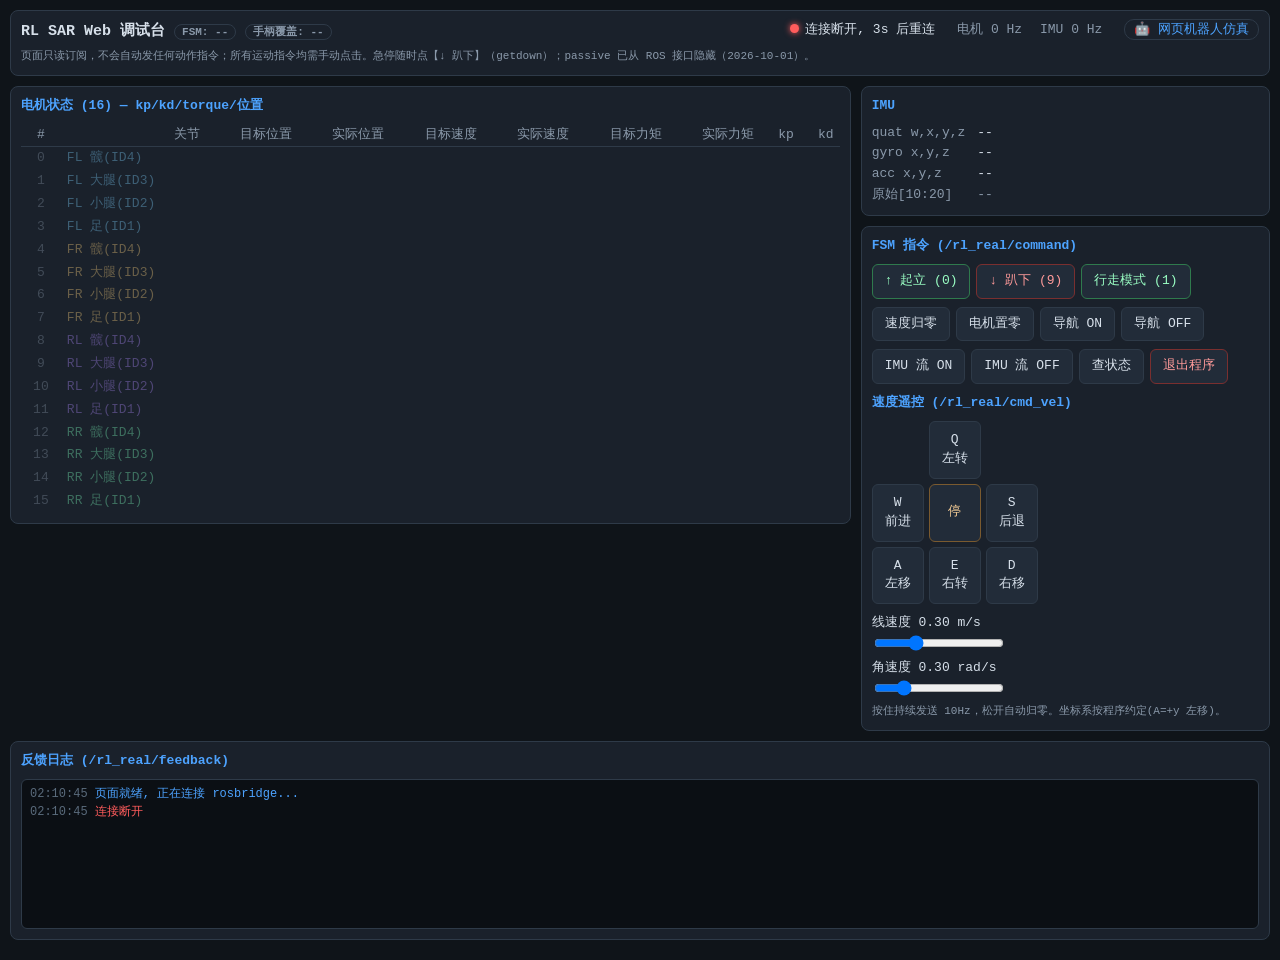
<file: console.html>
<!DOCTYPE html>
<html lang="zh-CN">
<head>
<meta charset="UTF-8">
<meta name="viewport" content="width=device-width, initial-scale=1.0">
<title>RL SAR Web 调试台</title>
<style>
  :root{
    --bg:#0f1419; --panel:#1a212b; --panel2:#222c39; --line:#2e3a48;
    --txt:#d7e0ea; --dim:#8a99aa; --accent:#4da3ff; --green:#3ddc84;
    --red:#ff5c5c; --orange:#ffb454; --yellow:#ffe066;
  }
  *{box-sizing:border-box}
  body{margin:0;background:var(--bg);color:var(--txt);
    font:13px/1.45 "SF Mono","Consolas","Microsoft YaHei",monospace;padding:10px}
  h1{font-size:15px;margin:0}
  .row{display:flex;gap:10px;flex-wrap:wrap;align-items:flex-start}
  .panel{background:var(--panel);border:1px solid var(--line);border-radius:8px;padding:10px;margin-bottom:10px}
  .panel h2{font-size:13px;margin:0 0 8px;color:var(--accent)}
  .dot{display:inline-block;width:9px;height:9px;border-radius:50%;background:#666;margin-right:6px}
  .dot.ok{background:var(--green);box-shadow:0 0 6px var(--green)}
  .dot.bad{background:var(--red);box-shadow:0 0 6px var(--red)}
  table{border-collapse:collapse;width:100%}
  th,td{padding:2px 6px;text-align:right;white-space:nowrap}
  th{color:var(--dim);font-weight:normal;border-bottom:1px solid var(--line)}
  td.idx,th.idx{text-align:center;color:var(--dim)}
  tr.leg-FL td.name{color:#7fd3ff} tr.leg-FR td.name{color:#ffd47f}
  tr.leg-RL td.name{color:#b08bff} tr.leg-RR td.name{color:#7fffbf}
  td.name{text-align:left}
  .stale{opacity:.35}
  button{background:var(--panel2);color:var(--txt);border:1px solid var(--line);
    border-radius:6px;padding:7px 12px;cursor:pointer;font:inherit;user-select:none}
  button:hover{border-color:var(--accent)}
  button:active{transform:translateY(1px)}
  button:disabled{opacity:.4;cursor:not-allowed}
  button.danger{border-color:#7a2f2f;color:#ff9a9a}
  button.danger:hover{background:#3a1f1f}
  button.go{border-color:#2f7a4d;color:#9affc4}
  button.go:hover{background:#163425}
  button.warn{border-color:#7a5a2f;color:#ffd49a}
  button.hold{background:#2c3f55;border-color:var(--accent)}
  .btns{display:flex;gap:6px;flex-wrap:wrap;margin-bottom:8px}
  .kv{display:grid;grid-template-columns:auto 1fr;gap:2px 12px}
  .kv .k{color:var(--dim)}
  .log{background:#0b0f14;border:1px solid var(--line);border-radius:6px;height:150px;
    overflow-y:auto;padding:6px 8px;font-size:12px}
  .log .t{color:#5a6b7c}
  .log .ok{color:var(--green)} .log .err{color:var(--red)}
  .log .info{color:var(--accent)} .log .warn{color:var(--orange)}
  input[type=range]{width:130px;vertical-align:middle}
  .hint{color:var(--dim);font-size:11px;margin-top:6px}
  .badge{font-size:11px;padding:1px 7px;border-radius:10px;border:1px solid var(--line);color:var(--dim)}
  .pad{display:grid;grid-template-columns:repeat(3,52px);grid-gap:5px;width:max-content}
  .pad button{padding:9px 0;text-align:center}
  .pad .empty{visibility:hidden}
</style>
</head>
<body>

<div class="panel">
  <div class="row" style="justify-content:space-between">
    <h1>RL SAR Web 调试台 <span class="badge" id="fsm">FSM: --</span>
      <span class="badge" id="override">手柄覆盖: --</span></h1>
    <div><span class="dot" id="wsdot"></span><span id="wsstate">未连接</span>
      <span style="color:var(--dim);margin-left:14px">电机 <span id="mrate">--</span> Hz</span>
      <span style="color:var(--dim);margin-left:10px">IMU <span id="irate">--</span> Hz</span>
      <a href="/" target="_blank"
         style="color:var(--accent);margin-left:14px;text-decoration:none;border:1px solid var(--line);padding:2px 9px;border-radius:10px">🤖 网页机器人仿真</a></div>
  </div>
  <div class="hint">页面只读订阅，不会自动发任何动作指令；所有运动指令均需手动点击。急停随时点【↓ 趴下】（getdown）；passive 已从 ROS 接口隐藏（2026-10-01）。</div>
</div>

<div class="row">
  <div class="panel" style="flex:2;min-width:560px">
    <h2>电机状态 (16) — kp/kd/torque/位置</h2>
    <table id="mtab">
      <thead><tr>
        <th class="idx">#</th><th>关节</th>
        <th>目标位置</th><th>实际位置</th>
        <th>目标速度</th><th>实际速度</th>
        <th>目标力矩</th><th>实际力矩</th>
        <th>kp</th><th>kd</th>
      </tr></thead>
      <tbody></tbody>
    </table>
  </div>

  <div style="flex:1;min-width:280px">
    <div class="panel">
      <h2>IMU</h2>
      <div class="kv">
        <span class="k">quat w,x,y,z</span><span id="quat">--</span>
        <span class="k">gyro x,y,z</span><span id="gyro">--</span>
        <span class="k">acc x,y,z</span><span id="acc">--</span>
        <span class="k">原始[10:20]</span><span id="imuextra" style="color:var(--dim)">--</span>
      </div>
    </div>

    <div class="panel">
      <h2>FSM 指令 (/rl_real/command)</h2>
      <div class="btns">
        <button class="go" data-cmd="getup">↑ 起立 (0)</button>
        <button class="danger" data-cmd="getdown">↓ 趴下 (9)</button>
        <button class="go" data-cmd="locomotion">行走模式 (1)</button>
      </div>
      <div class="btns">
        <button data-cmd="vel_stop">速度归零</button>
        <button data-cmd="zero">电机置零</button>
        <button data-cmd="nav_on">导航 ON</button>
        <button data-cmd="nav_off">导航 OFF</button>
      </div>
      <div class="btns">
        <button data-cmd="imu_on">IMU 流 ON</button>
        <button data-cmd="imu_off">IMU 流 OFF</button>
        <button data-cmd="status">查状态</button>
        <button class="danger" data-cmd="quit">退出程序</button>
      </div>

      <h2 style="margin-top:10px">速度遥控 (/rl_real/cmd_vel)</h2>
      <div class="row">
        <div class="pad">
          <span class="empty"></span><button data-vel="yaw+">Q<br>左转</button><span class="empty"></span>
          <button data-vel="y+" id="vw">W<br>前进</button><button data-vel="stop" class="warn">停</button><button data-vel="y-">S<br>后退</button>
          <button data-vel="x+">A<br>左移</button><button data-vel="yaw-">E<br>右转</button><button data-vel="x-">D<br>右移</button>
        </div>
        <div>
          <div>线速度 <span id="vl">0.30</span> m/s</div>
          <input type="range" id="lin" min="0" max="1" step="0.05" value="0.3">
          <div style="margin-top:6px">角速度 <span id="va">0.30</span> rad/s</div>
          <input type="range" id="ang" min="0" max="1.5" step="0.05" value="0.3">
          <div class="hint">按住持续发送 10Hz，松开自动归零。坐标系按程序约定(A=+y 左移)。</div>
        </div>
      </div>
    </div>
  </div>
</div>

<div class="panel">
  <h2>反馈日志 (/rl_real/feedback)</h2>
  <div class="log" id="log"></div>
</div>

<script>
'use strict';
// ---------- 常量 ----------
const LEGS=['FL','FR','RL','RR'];
// 每组 4 电机按 CAN ID 4,3,2,1 枚举 = 髋/大腿/小腿/足
const JOINTS=[['髋(ID4)','hip'],['大腿(ID3)','thigh'],['小腿(ID2)','calf'],['足(ID1)','foot']];
const FIELDS=['idx','tp','rp','tv','rv','tt','rt','kp','kd'];

// ---------- DOM ----------
const $=id=>document.getElementById(id);
const tbody=$('mtab').tBodies[0];
for(let i=0;i<16;i++){
  const leg=LEGS[Math.floor(i/4)], j=JOINTS[i%4];
  const tr=document.createElement('tr'); tr.className='leg-'+leg; tr.id='m'+i;
  tr.innerHTML=`<td class="idx">${i}</td><td class="name">${leg} ${j[0]}</td>`+
    '<td class="rp"></td>'.repeat(8);
  tbody.appendChild(tr);
}
function setRow(i,vals){
  const tds=document.getElementById('m'+i).children;
  for(let k=2;k<=9;k++) tds[k].textContent=fmt(vals[k],k);
  document.getElementById('m'+i).classList.remove('stale');
}
function fmt(v,col){
  if(v===undefined||v===null||isNaN(v)) return '--';
  if(col===2||col===3) return v.toFixed(3);
  if(col===8) return v.toFixed(1);
  if(col===9) return v.toFixed(1);
  return v.toFixed(3);
}

// ---------- 日志 ----------
function log(msg,cls){
  const d=document.createElement('div');
  const t=new Date().toLocaleTimeString('zh-CN',{hour12:false});
  d.innerHTML=`<span class="t">${t}</span> <span class="${cls||''}">${escapeHtml(msg)}</span>`;
  const box=$('log'); box.appendChild(d); box.scrollTop=box.scrollHeight;
  while(box.children.length>200) box.removeChild(box.firstChild);
}
function escapeHtml(s){return String(s).replace(/[&<>]/g,c=>({'&':'&amp;','<':'&lt;','>':'&gt;'}[c]));}

// ---------- rosbridge ----------
let ws=null, connected=false;
let adverted={cmd:false,vel:false};
let mCount=0, iCount=0;
let latestMotor=null, latestImu=null, lastDataTs=0;

function connect(){
  const url=`ws://${location.hostname}:9090`;
  ws=new WebSocket(url);
  ws.onopen=()=>{
    connected=true; adverted={cmd:false,vel:false};
    $('wsdot').className='dot ok'; $('wsstate').textContent='已连接 '+url;
    log('rosbridge 已连接','ok');
    send({op:'subscribe',topic:'/rl_real/motor_state',type:'std_msgs/msg/Float32MultiArray'});
    send({op:'subscribe',topic:'/rl_real/imu_state',type:'std_msgs/msg/Float32MultiArray'});
    send({op:'subscribe',topic:'/rl_real/feedback',type:'std_msgs/msg/String'});
    setTimeout(()=>sendCommand('status'),500);
  };
  ws.onmessage=ev=>{
    let m; try{m=JSON.parse(ev.data)}catch(e){return}
    if(m.op!=='publish'||!m.msg) return;
    if(m.topic==='/rl_real/motor_state'){latestMotor=m.msg.data;mCount++;lastDataTs=Date.now();}
    else if(m.topic==='/rl_real/imu_state'){latestImu=m.msg.data;iCount++;}
    else if(m.topic==='/rl_real/feedback'){handleFeedback(m.msg.data||'');}
  };
  ws.onclose=()=>{
    connected=false;
    $('wsdot').className='dot bad'; $('wsstate').textContent='连接断开, 3s 后重连';
    log('连接断开','err'); setTimeout(connect,3000);
  };
  ws.onerror=()=>{try{ws.close()}catch(e){}};
}
function send(o){if(connected&&ws.readyState===1)ws.send(JSON.stringify(o));}
function advertise(topic,type){ send({op:'advertise',topic,type}); }
function sendCommand(cmd){
  if(!adverted.cmd){advertise('/rl_real/command','std_msgs/msg/String');adverted.cmd=true;}
  send({op:'publish',topic:'/rl_real/command',msg:{data:cmd}});
  log('发送指令: '+cmd,'info');
}

function handleFeedback(s){
  let cls='';
  if(/accepted|ready/.test(s))cls='ok';
  else if(/error|fail|not ready|ignored|unknown/.test(s))cls='err';
  else if(/status/.test(s))cls='warn';
  log(s,cls);
  const st=s.match(/state=(\S+)/); if(st)$('fsm').textContent='FSM: '+st[1];
  const ov=s.match(/gamepad_override=(\S+)/); if(ov)$('override').textContent='手柄覆盖: '+ov[1];
}

// ---------- 速度遥控 ----------
const vel={x:0,y:0,yaw:0,active:false,timer:null};
function publishVel(){
  if(!adverted.vel){advertise('/rl_real/cmd_vel','geometry_msgs/msg/Twist');adverted.vel=true;}
  send({op:'publish',topic:'/rl_real/cmd_vel',msg:{
    linear:{x:vel.y,y:vel.x,z:0},angular:{x:0,y:0,z:vel.yaw}}});
}
function velTick(){ if(vel.active)publishVel(); }
function velStop(){
  vel.x=0;vel.y=0;vel.yaw=0;vel.active=false;
  clearInterval(vel.timer);vel.timer=null;
  publishVel(); log('速度归零','warn');
}
document.querySelectorAll('[data-vel]').forEach(b=>{
  const key=b.dataset.vel;
  const press=e=>{
    e.preventDefault();
    const lin=parseFloat($('lin').value), ang=parseFloat($('ang').value);
    if(key==='stop'){velStop();return;}
    if(key==='y+')vel.y=lin; else if(key==='y-')vel.y=-lin;
    else if(key==='x+')vel.x=lin; else if(key==='x-')vel.x=-lin;
    else if(key==='yaw+')vel.yaw=ang; else if(key==='yaw-')vel.yaw=-ang;
    vel.active=true; b.classList.add('hold');
    if(!vel.timer)vel.timer=setInterval(velTick,100);
    publishVel();
  };
  const release=e=>{
    e.preventDefault(); b.classList.remove('hold');
    if(key!=='stop')velStop();
  };
  b.addEventListener('mousedown',press);
  b.addEventListener('touchstart',press,{passive:false});
  b.addEventListener('mouseup',release);
  b.addEventListener('mouseleave',ev=>{if(ev.buttons)release(ev)});
  b.addEventListener('touchend',release);
});
$('lin').oninput=e=>$('vl').textContent=parseFloat(e.target.value).toFixed(2);
$('ang').oninput=e=>$('va').textContent=parseFloat(e.target.value).toFixed(2);

// ---------- FSM 指令按钮 ----------
document.querySelectorAll('[data-cmd]').forEach(b=>{
  b.addEventListener('click',()=>{
    const cmd=b.dataset.cmd;
    if(cmd==='quit'&&!confirm('确认退出主程序？(需重启容器才能恢复)'))return;
    sendCommand(cmd);
  });
});

// ---------- 渲染节流 15Hz ----------
setInterval(()=>{
  if(latestMotor){
    for(let i=0;i<16;i++){
      const base=i*9, row=new Array(10);
      for(let k=0;k<9;k++)row[k]=latestMotor[base+k];
      setRow(i,row);
    }
    latestMotor=null;
  }
  document.querySelectorAll('#mtab tbody tr').forEach(tr=>{
    if(Date.now()-lastDataTs>1000)tr.classList.add('stale');
  });
  if(latestImu){
    const d=latestImu;
    $('quat').textContent=d.slice(0,4).map(v=>v.toFixed(3)).join(', ');
    $('gyro').textContent=d.slice(4,7).map(v=>v.toFixed(3)).join(', ');
    $('acc').textContent=d.slice(7,10).map(v=>v.toFixed(3)).join(', ');
    $('imuextra').textContent=d.slice(10).map(v=>v.toFixed(3)).join(', ');
  }
},66);

// ---------- 频率统计 1s ----------
setInterval(()=>{
  $('mrate').textContent=mCount; mCount=0;
  $('irate').textContent=iCount; iCount=0;
},1000);

log('页面就绪, 正在连接 rosbridge...','info');
connect();
</script>
</body>
</html>
</file>
